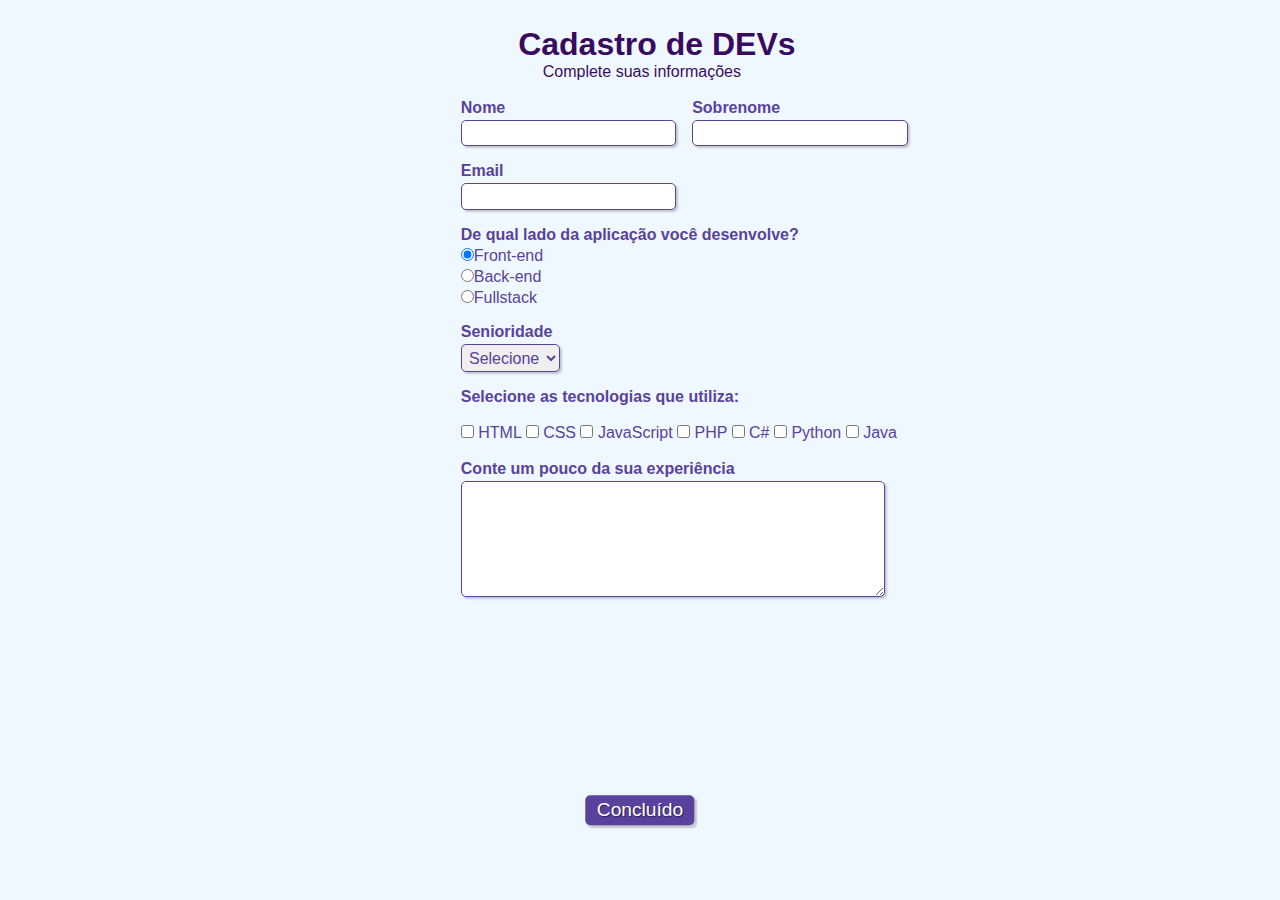
<file: Form/index.html>
<!DOCTYPE html>
<html lang="pt-BR">
<head>
    <!-- Metadados -->
    <meta charset="UTF-8">
    <meta http-equiv="X-UA-Compatible" content="IE=edge">
    <meta name="viewport" content="width=device-width, initial-scale=1.0">
    
    <!-- CSS -->
    <link rel="stylesheet" href="stylesheet.css" media="screen">
    
    <!-- Título da página (aparece na aba) -->
    <title>Cadastro</title>
</head>
<body>
    <!-- Cabeçalho com título e subtítulo -->
    <div>
        <h1 id="titulo">Cadastro de DEVs</h1>
        <p id="subtitulo">Complete suas informações</p>
        <br>
        <!-- <br> -->
    </div>

    <!-- Início do formulário -->
    <form>

        <!-- Fazendo uma parte para informações de texto (nome, sobrenome e email) -->
        <fieldset class="grupo">
            <!-- Campo do nome com legenda "nome" e css de classe "campo" -->
            <div class="campo">
                <label for="nome"><strong>Nome</strong></label>
                <input type="text" name="nome" id="nome" required="required">
            </div>
            <!-- Campo do sobrenome com legenda "sobrenome" e css de classe "campo" -->
            <div class="campo">
                <label for="sobrenome"><strong>Sobrenome</strong></label>
                <input type="text" name="sobrenome" id="sobrenome" required="required">
            </div>
        </fieldset>
        <!-- Campo do email -->
        <div class="campo">
            <label for="email"><strong>Email</strong></label>
            <input type="email" nome="email" id="email" required="required">
        </div>

        <!-- Fazendo um radio button (opções com apenas um botão selecionável) -->
        <div class="campo">
            <label><strong>De qual lado da aplicação você desenvolve?</strong></label>
            <label>
                <input type="radio" name="devweb" value="frontend" checked="checked">Front-end
            </label>
            <label>
                <input type="radio" name="devweb" value="backend">Back-end
            </label>
            <label>
                <input type="radio" name="devweb" value="fullstack">Fullstack
            </label>
        </div>

        <!-- Fazendo uma janela de seleção (opções para apenas uma ser selecionável) -->
        <div class="campo">
            <label for="senioridade"><strong>Senioridade</strong></label>
            <select id="senioridade">
                <option selected="selected" disabled="disabled" value="">Selecione</option>
                <option>Junior</option>
                <option>Pleno</option>
                <option>Senior</option>
            </select>
        </div>

        <!-- Fazendo checkbox, sendo possível escolher mais de uma opção -->
        <fieldset class="grupo">
            <div id="check">
                <label><strong>Selecione as tecnologias que utiliza:</strong></label><br><br>
                <input type="checkbox" id="tecnologia1" name="tecnologia1" value="HTML">
                <label for="tecnologia1">HTML</label>
                <input type="checkbox" id="tecnologia2" name="tecnologia2" value="CSS">
                <label for="tecnologia2">CSS</label>
                <input type="checkbox" id="tecnologia3" name="tecnologia3" value="Javascript">
                <label for="tecnologia3">JavaScript</label>
                <input type="checkbox" id="tecnologia4" name="tecnologia4" value="PHP">
                <label for="tecnologia4">PHP</label>
                <input type="checkbox" id="tecnologia5" name="tecnologia5" value="C#">
                <label for="tecnologia5">C#</label>
                <input type="checkbox" id="tecnologia6" name="tecnologia6" value="Python">
                <label for="tecnologia6">Python</label>
                <input type="checkbox" id="tecnologia7" name="tecnologia7" value="Java">
                <label for="tecnologia7">Java</label>
            </div>
        </fieldset>

        <!-- Fazendo uma caixa de texto (texto grande) -->
        <div class="campo">
            <br>
            <label for="experiencia"><strong>Conte um pouco da sua experiência</strong></label>
            <textarea style="width: 26em" rows="6" name="experiencia" id="experiencia"></textarea>
        </div>

        <!-- Botão para enviar o formulário -->
        <button class="botao" type="submit" onsubmit="">Concluído</button>
    </form>
</body>
</html>
</file>
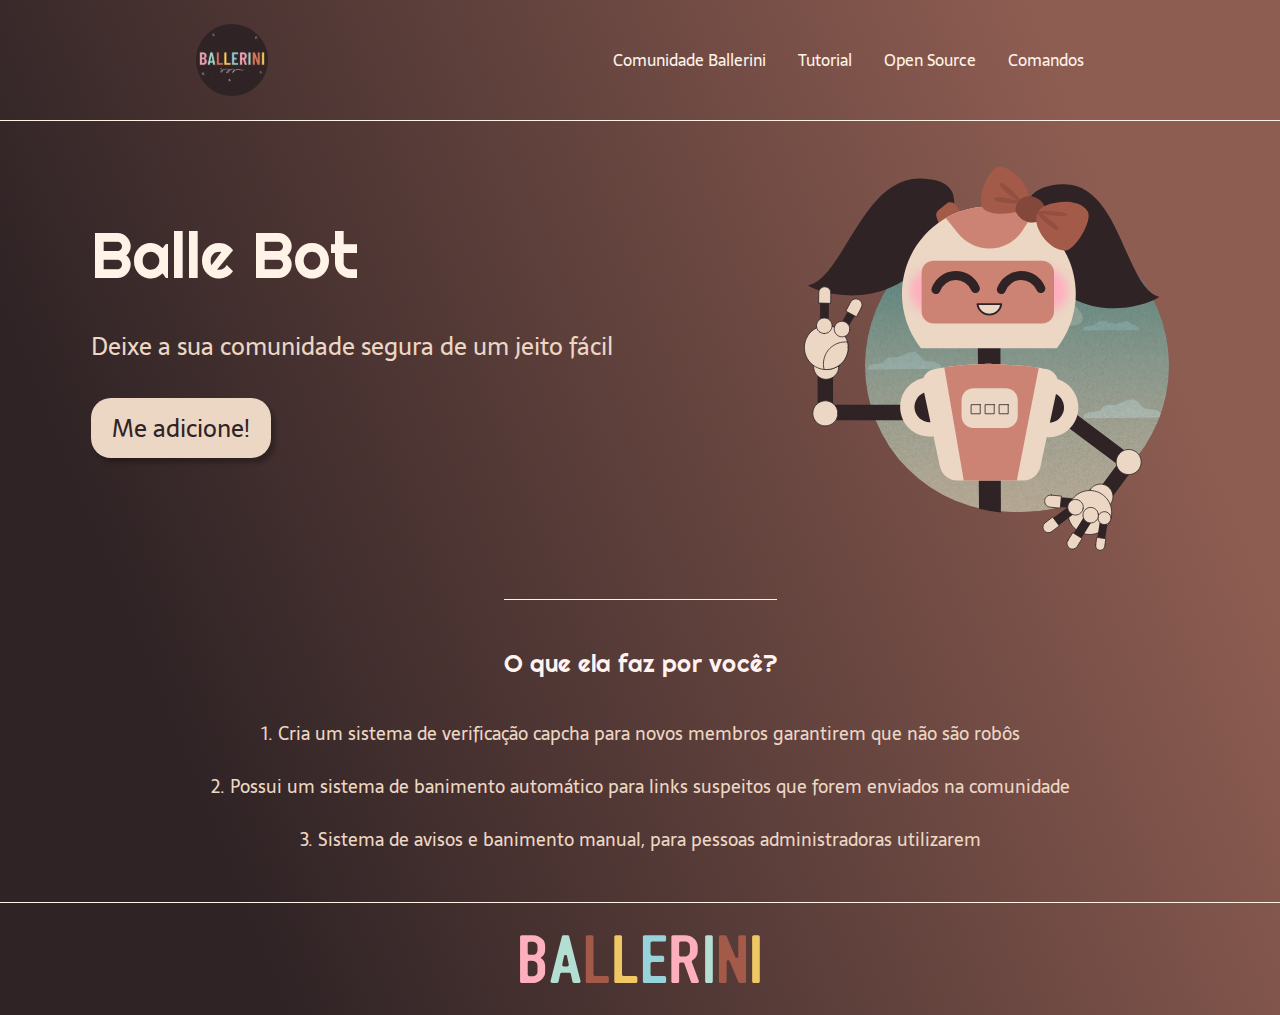
<file: Landing Page/index.html>
<!DOCTYPE html>
<html lang="pt-BR">
<head>
    <meta charset="UTF-8">
    <meta http-equiv="X-UA-Compatible" content="IE=edge">
    <meta name="viewport" content="width=device-width, initial-scale=1.0">
    <meta name="description" content="Um bot que irá moderar e deixar a sua comunidade segura de um jeito fácil!">
    <link rel="stylesheet" href="style.css">
    <title>Balle Bot - Modere a sua comunidade do Discord</title>
</head>
<body>
    <header class="cabecalho">
        <img class="cabecalho-imagem" src="images/logo.svg" alt="Logo da comunidade Ballerini">
        <nav class="cabecalho-menu">
            <a class="cabecalho-menu-item" href="https://discord.com/invite/wagxzStdcR">Comunidade Ballerini</a>
            <a class="cabecalho-menu-item">Tutorial</a>
            <a class="cabecalho-menu-item">Open Source</a>
            <a class="cabecalho-menu-item">Comandos</a>
        </nav>
    </header>
    
    <main class="conteudo">
        <section class="conteudo-principal">
            <div class="conteudo-principal-escrito">
                <h1 class="conteudo-principal-escrito-titulo">Balle Bot</h1>
                <h2 class="conteudo-principal-escrito-subtitulo">Deixe a sua comunidade segura de um jeito fácil</h2>
                <button class="conteudo-principal-escrito-botao">Me adicione!</button>
            </div>
            <img class="conteudo-principal-imagem" src="images/ballebot.svg" alt="Imagem da Balle Bot">
        </section>
        
        <section class="conteudo-secundario">
            <h3 class="conteudo-secundario-titulo">O que ela faz por você?</h3>
            <p class="conteudo-secundario-paragrafo">1. Cria um <strong>sistema de verificação capcha</strong> para novos membros garantirem que não são robôs</p>
            <p class="conteudo-secundario-paragrafo">2. Possui um <strong>sistema de banimento automático</strong> para links suspeitos que forem enviados na comunidade</p>
            <p class="conteudo-secundario-paragrafo">3. <strong>Sistema de avisos e banimento manual</strong>, para pessoas administradoras utilizarem</p>
        </section>
    </main>

    <footer class="rodape">
        <img class="rodape-imagem" src="images/ballerini.svg" alt="Nome ballerini">
    </footer>
</body>
</html>
</file>
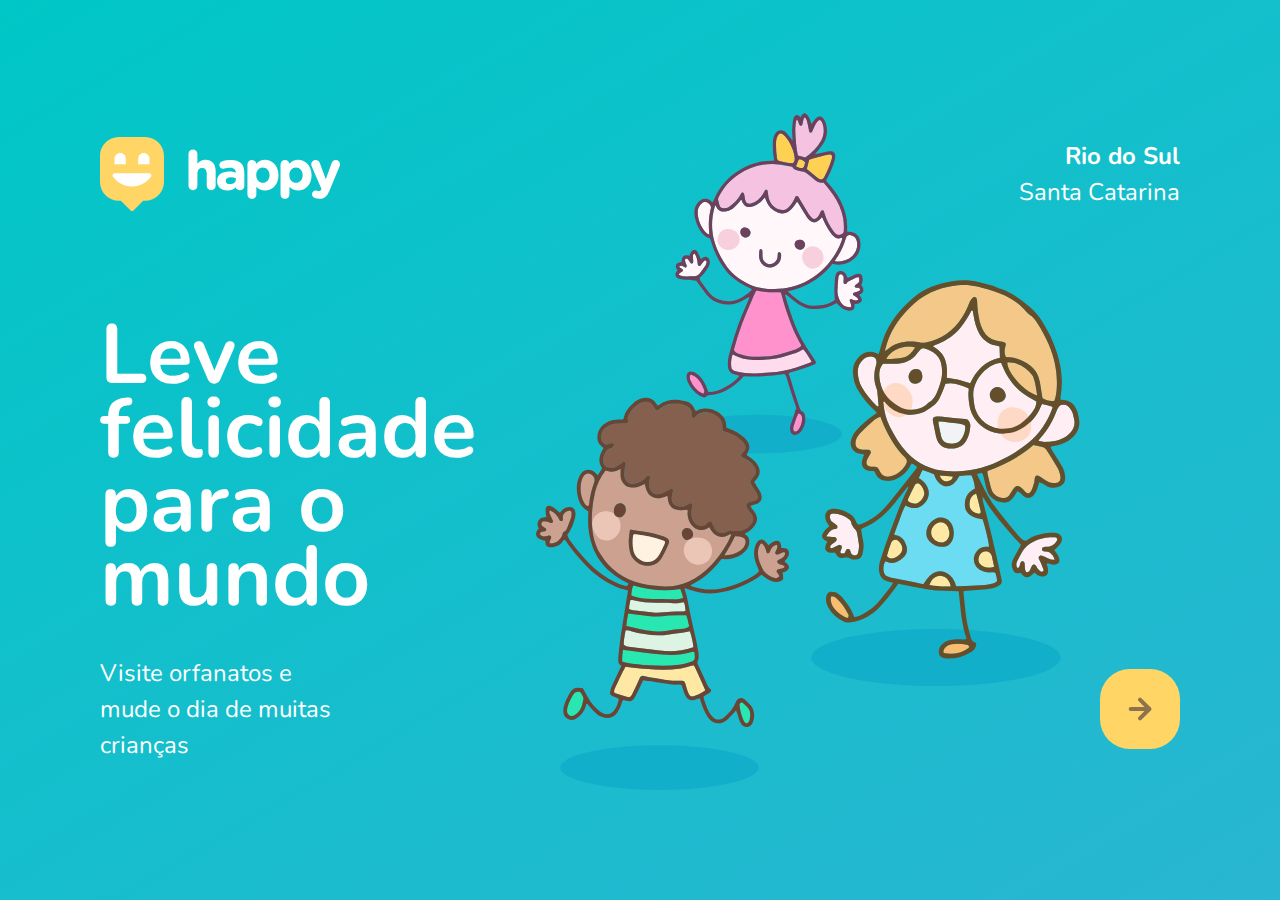
<file: nlw-03-discovery/index.html>
<!DOCTYPE html>
<html lang="pt-BR">
    <head>
        <meta charset="UTF-8">
        <meta http-equiv="X-UA-Compatible" content="IE=edge">
        <meta name="viewport" content="width=device-width, initial-scale=1.0">
        <title>Happy</title>

        <!-- Mudando o ícone da aba do site -->
        <link rel="icon" href="./public/images/logo-icon.png">
        <!-- Fazendo o link com os arquivos CSS -->
        <link rel="stylesheet" href="./public/css/main.css">
        <link rel="stylesheet" href="./public/css/animation.css">
        <link rel="stylesheet" href="./public/css/page-landing.css">
        <!-- Linkando novas fontes -->
        <link rel="stylesheet" href="https://fonts.googleapis.com/css2?family=Nunito:wght@400;600;800&display=swap">
    </head>

    <body>
        <div id="page-landing">
            <div id="container">
                <header>
                    <img class="animate-up" id="logo" src="./public/images/logo.svg" alt="Logomarca de Happy">
        
                    <!-- Essa div pertence a duas classes: location e animate-up -->
                    <!-- Para um elemento pertencer a mais de uma classe basta dar um espaço entre os nomes -->
                    <div class="location animate-up">
                        <strong>Rio do Sul</strong>
                        <p>Santa Catarina</p>
                    </div>
                </header>
        
                <main>
                    <h1 class="animate-up">Leve felicidade para o mundo</h1>
        
                    <section class="visit">
                        <p class="animate-up">Visite orfanatos e mude o dia de muitas crianças</p>
        
                        <a class="animate-up" href="orphanages.html" title="Visite orfanatos">
                            <img src="./public/images/arrow.svg" alt="Ir para o mapa">
                        </a>
                    </section>
                </main>
            </div>
        </div>
    </body>
</html>
</file>
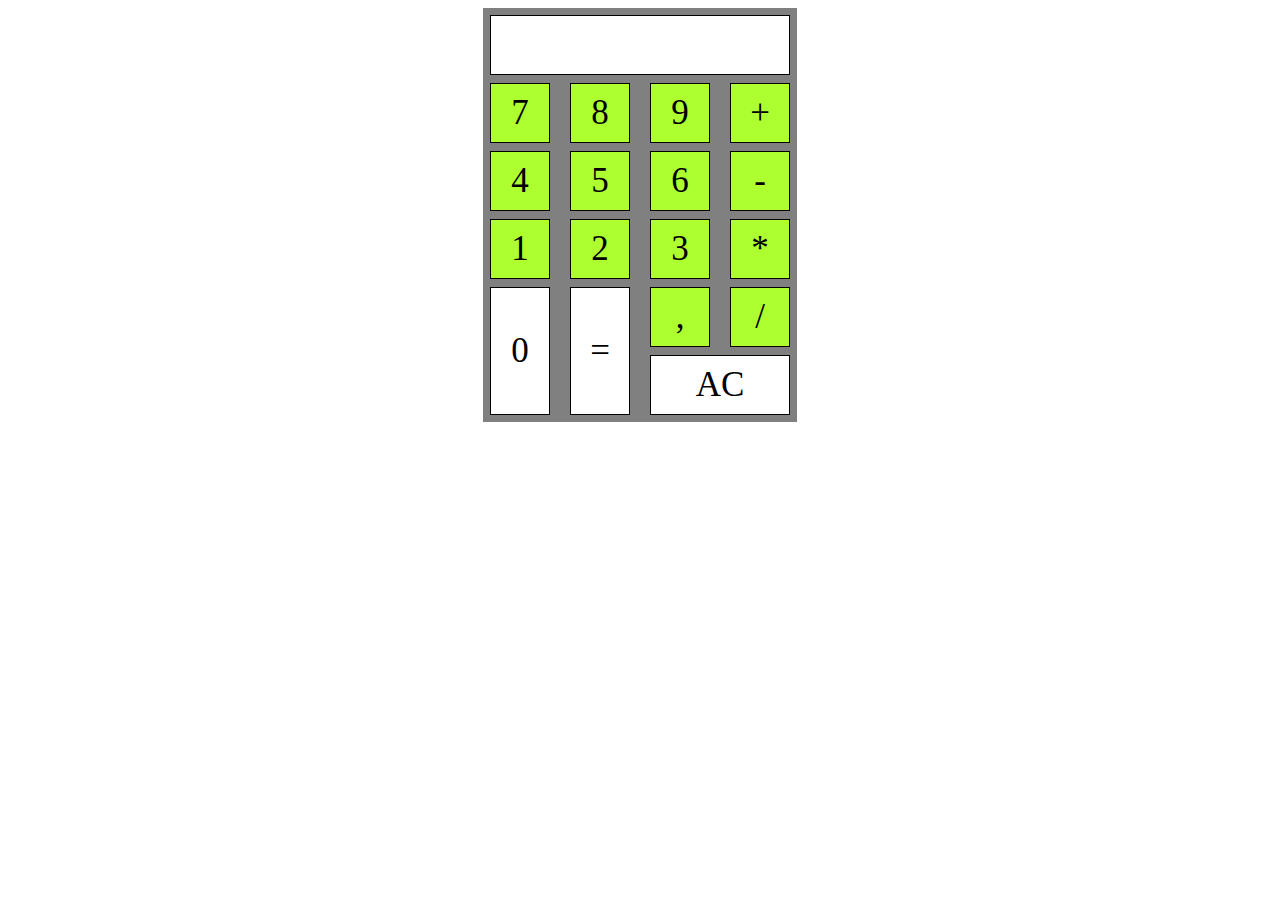
<file: web1/calculator/index.html>
<!DOCTYPE html>
<html lang="pt-br">
    <head>
        <meta charset="UTF-8">
        <meta http-equiv="X-UA-Compatible" content="IE=edge">
        <meta name="viewport" content="width=device-width, initial-scale=1.0">
        <link rel="stylesheet" href="css/stylesheet.css">
        <script type="text/javascript" src="js/operations.js"></script>
        <title>Basic Calculator</title>
    </head>

    <body>
        <div class="grid">
            <div id="display"></div>
            <div class="box" onclick="addDigit(this)">7</div>
            <div class="box" onclick="addDigit(this)">8</div>
            <div class="box" onclick="addDigit(this)">9</div>
            <div class="box" onclick="setOperation(this)">+</div>
            <div class="box" onclick="addDigit(this)">4</div>
            <div class="box" onclick="addDigit(this)">5</div>
            <div class="box" onclick="addDigit(this)">6</div>
            <div class="box" onclick="setOperation(this)">-</div>
            <div class="box" onclick="addDigit(this)">1</div>
            <div class="box" onclick="addDigit(this)">2</div>
            <div class="box" onclick="addDigit(this)">3</div>
            <div class="box" onclick="setOperation(this)">*</div>
            <div class="box" onclick="setFloat()">,</div>
            <div class="box" onclick="setOperation(this)">/</div>
            <div class="vertical" onclick="addDigit(this)">0</div>
            <div class="vertical" onclick="setResult()">=</div>
            <div class="horizontal" onclick="clearDisplay()">AC</div>
        </div>
    </body>
</html>
</file>
<file: Form/stylesheet.css>
/* Todos os elementos da página */
* {
    margin: 0;
    padding: 0;
}

/* Elementos com o ID "titulo" */
#titulo {
    font-family: sans-serif;
    color: #380B61;
    margin-left: 7%;
}

/* Elementos com o ID "subtitulo" */
#subtitulo {
    font-family: sans-serif;
    color: #380B61;
    margin-left: 10%;
}

#check {
    display: inline-block;
}

/* Elementos de tag <fieldset> */
fieldset {
    border: 0;
}

/* Elementos de tag <body> */
body {
    background-color: #F0F8FF;
    font-family: sans-serif;
    font-size: 1em;
    color: #59429D;
    margin-left: 36%;
    margin-top: 2%;
    justify-content: center;
}

/* Elementos de tags <body>, <input>, <Select>, <textarea> e <button> */
input, select, textarea, button {
    font-family: sans-serif;
    font-size: 1em;
    color: #59429d;
    border-radius: 5px;
}

/* Elementos de classe "grupo" nos estados das pseudoclasses "before" e "after" */
.grupo:before, .grupo:after {
    display: table;
}

/* Elementos de classe "grupo" no estado da pseudoclasse "after" */
.grupo:after {
    clear: both;
}

/* Elementos de classe "campo" */
.campo {
    margin-bottom: 1em;
}

/* Elementos de classe "campo" de tag <label> */
.campo label {
    margin-bottom: 0.2em;
    color: #59429d;
    display: block;
}

/* Elementos de classe "campo" ou "grupo" de tag <fieldset> */
fieldset.grupo .campo {
    float: left;
    margin-right: 1em;
}

/* Elementos de classe "campo" das tags <input> com atributo text e email, da tag <select> e da tag <textarea> */
.campo input[type="text"], .campo input[type="email"], .campo select, .campo textarea {
    padding: 0.2em;
    border: 1px solid #59429D;
    box-shadow: 2px 2px 2px rgba(0,0,0,0.2);
    display: block;
}

/* Elementos de classe "campo", de tag <select> e <option> */
.campo select option {
    padding-right: 1em;
}

/* Elemento de classe "campo" com tag <input>, <select> e <textarea> todas com estado da pseudoclasse "focus" */
.campo input:focus, .campo select:focus, .campo textarea:focus {
    background: #E0E0F8;
}

/* Elemento de classe "botao */
.botao {
    font-size: 1.2em;
    background: #59429d;
    border: 0;
    margin-bottom: 1em;
    color: #ffffff;
    padding: 0.2em 0.6em;
    box-shadow: 2px 2px 2px rgba(0,0,0,0.2);
    text-shadow: 1px 1px 1px rgba(0,0,0,0.5);
    position: absolute;
    top: 90%;
    left: 50%;
    margin-right: -50%;
    transform: translate(-50%, -50%);
}

/* Elemento de classe "botao" com o estado da pseudoclasse "hover" */
.botao:hover {
    background: #CCBBFF;
    box-shadow: inset 2px 2px 2px rgba(0,0,0,0.2);
    text-shadow: none;
}

/* Elementos de classe botão e de tag <select> */
.botao, select {
    cursor: pointer;
}
</file>
<file: Landing Page/style.css>
@import url('https://fonts.googleapis.com/css2?family=Righteous&family=Sarala:wght@400;700&display=swap');

* {
    margin: 0;
    padding: 0;
    box-sizing: border-box;
    text-decoration: none;
}

body {
    font-size: 100%;
    background: linear-gradient(68.15deg, #2F2325 16.62%, #8E5D52 85.61%);
}

.cabecalho {
    display: flex;
    flex-direction: row;
    align-items: center;
    justify-content: space-around;
    padding: 24px;
}

.cabecalho-imagem {
    height: 72px;
}

.cabecalho-menu {
    display: flex;
    flex-direction: row;
    gap: 32px;
}

.cabecalho-menu-item {
    font-family: 'Sarala', sans-serif;
    font-weight: 400;
    font-size: 18;
    color: #FFF2E7;
}

.conteudo {
    margin-bottom: 48px;
    border-top: 0.4px solid #FFF2E7;
}

.conteudo-principal {
    display: flex;
    flex-direction: row;
    align-items: center;
    justify-content: space-around;
}

.conteudo-principal-escrito {
    display: flex;
    flex-direction: column;
    gap: 32px;
}

.conteudo-principal-escrito-titulo {
    font-family: 'Righteous', cursive;
    font-weight: 400;
    font-size: 64px;
    color: #FFF2E7;
}

.conteudo-principal-escrito-subtitulo {
    font-family: 'Sarala', sans-serif;
    font-weight: 400;
    font-size: 24px;
    color: #ECD6C4;
}

.conteudo-principal-escrito-botao {
    background-color: #ECD6C4;
    width: 180px;
    height: 60px;
    border: none;
    border-radius: 20px;
    box-shadow: 4px 5px 4px rgba(0, 0, 0, 0.25);
    font-family: 'Sarala', sans-serif;
    font-weight: 400;
    font-size: 24px;
    color: #2F2325;
    cursor: pointer;
}

.conteudo-principal-escrito-botao:hover {
    background-color: rgba(236, 214, 196, 0.53);
}

.conteudo-principal-imagem {
    height: 430px;
}

.conteudo-secundario {
    display: flex;
    flex-direction: column;
    align-items: center;
    gap: 24px;
    margin-top: 48px;
}

.conteudo-secundario-titulo {
    border-top: 0.4px solid #FFF2E7;
    padding-top: 48px;
    font-family: 'Righteous', cursive;
    font-weight: 400;
    font-size: 24px;
    color: #FFF2EF;
    margin-bottom: 16px;
}

.conteudo-secundario-paragrafo {
    font-family: 'Sarala', sans-serif;
    font-weight: 300;
    font-size: 18px;
    color: #ECD6C4;
}

.rodape {
    padding: 32px;
    border-top: 0.4px solid #FFF2E7;
}

.rodape-imagem {
    height: 48px;
    display: block;
    margin: 0 auto;
}
</file>
<file: nlw-03-discovery/public/css/main.css>
* {
    margin: 0;
    padding: 0;
    box-sizing: border-box;
}

:root {
    font-size: 62.5%;
}

body {
    height: 100vh;
    color: white;
    background: #EBF2F5;
}

body, input, button, textarea {
    /* font-weight: 400;
    font-size: 1.8rem;
    line-height: 1;
    font-family: 'Nunito', sans-serif; */
    font: 400 1.8rem / 1 'Nunito', sans-serif;
}
</file>
<file: nlw-03-discovery/public/css/animation.css>
/* animações */
@keyframes up {
    from {
        opacity: 0;
        transform: translateY(16px);
    }
    to {
        opacity: 1;
        transform: translateY(0);
    }
}

@keyframes right {
    from {
        transform: translateX(-100%);
    }
    to {
        transform: translateX(0);
    }
}

@keyframes appear {
    from {
        opacity: 0;
    }
    to {
        opacity: 1;
    }
}

.animate-up {
    animation-name: up;
    animation-duration: 300ms;
    animation-fill-mode: backwards;
}

.animate-right {
    animation-name: right;
    animation-duration: 300ms;
}

.animate-appear {
    animation-name: appear;
    animation-duration: 300ms;
    animation-fill-mode: backwards;
}
</file>
<file: nlw-03-discovery/public/css/page-landing.css>
#page-landing {
    background: linear-gradient(329.54deg, #29b6d1 0%, #00c7c7 100%);

    text-align: center;
    min-height: 100vh;

    display: flex;
}

#container {
    /* O margin: auto alinha tudo em relação a right, left, top e bottom */
    /* Já o align-items é só em relação ou a right/left ou a top/bottom */
    margin: auto;
    width: min(90%, 112rem);
}

.location, h1, .visit p {
    height: 16vh;
}

#logo {
    animation-delay: 50ms;
}

.location {
    animation-delay: 100ms;
}

main h1 {
    font-size: clamp(4rem, 8vw, 8.4rem);
    animation-delay: 150ms;
}

.visit p {
    animation-delay: 200ms;
}

.visit a {
    width: 8rem;
    height: 8rem;
    background: #ffd666;
    
    border: none;
    border-radius: 3rem;
    
    display: flex;
    /* Como o flex-direction é row, o align-items: center mexe com o alinhamento do top/bottom */
    /* E por ser flex-direction, o justify-content: center mexe com o alinhamento do right/left */
    align-items: center;
    justify-content: center;
    /* O margin: auto é um alinhamento em relação a caixa no geral */
    /* Já o align-items e justify-content é em relação ao conteúdo */
    margin: auto;

    transition: background 200ms;
    animation-delay: 250ms;
}

.visit a:hover {
    background: #96feff;
}

/* desktop version */
@media (min-width: 760px) {
    #container {
        padding: 5rem 2rem;
        /* sorthand background: image repeat position / size */
        background: url("../images/bg.svg") no-repeat 80% / clamp(30rem, 54vw, 56rem);
    }

    header {
        display: flex;
        align-items: center;
        justify-content: space-between;
    }

    .location, h1, .visit p {
        height: initial;
        text-align: initial;
    }

    .location {
        text-align: right;
        font-size: 2.4rem;
        line-height: 1.5;
    }

    main h1 {
        font-weight: bold;
        line-height: .88;

        margin: clamp(10%, 9vh, 12%) 0 4rem;

        width: min(300px, 80%);
    }

    .visit {
        display: flex;
        align-items: center;
        justify-content: space-between;
    }

    .visit p {
        font-size: 2.4rem;
        line-height: 1.5;
        width: clamp(20rem, 20vw, 30rem);
    }

    .visit a {
        margin: initial;
    }
}
</file>
<file: web1/calculator/css/stylesheet.css>
@charset "UTF-8";

.grid {
    /* Calculadora */
    max-width: 300px;
    height: 400px;
    margin: auto;
    padding: 7px;
    background-color: gray;
    
    /* Botões */
    display: grid;
    grid-template-columns: repeat(4, 60px);
	grid-template-rows: repeat(6, 60px);
    justify-content: space-between;
    align-content: space-between;
}

.grid > div {
    display: flex;
    justify-content: center;
    align-items: center;
    font-size: 35px;
    border: 1px solid black;
}

#display {
    grid-column: 1/5;
    background-color: white;
}

.box {
    background-color: greenyellow;
}

.horizontal {
    grid-column: 3/5;
    background-color: white;
}

.vertical {
    grid-row: 5/7;
    background-color: white;
}
</file>
